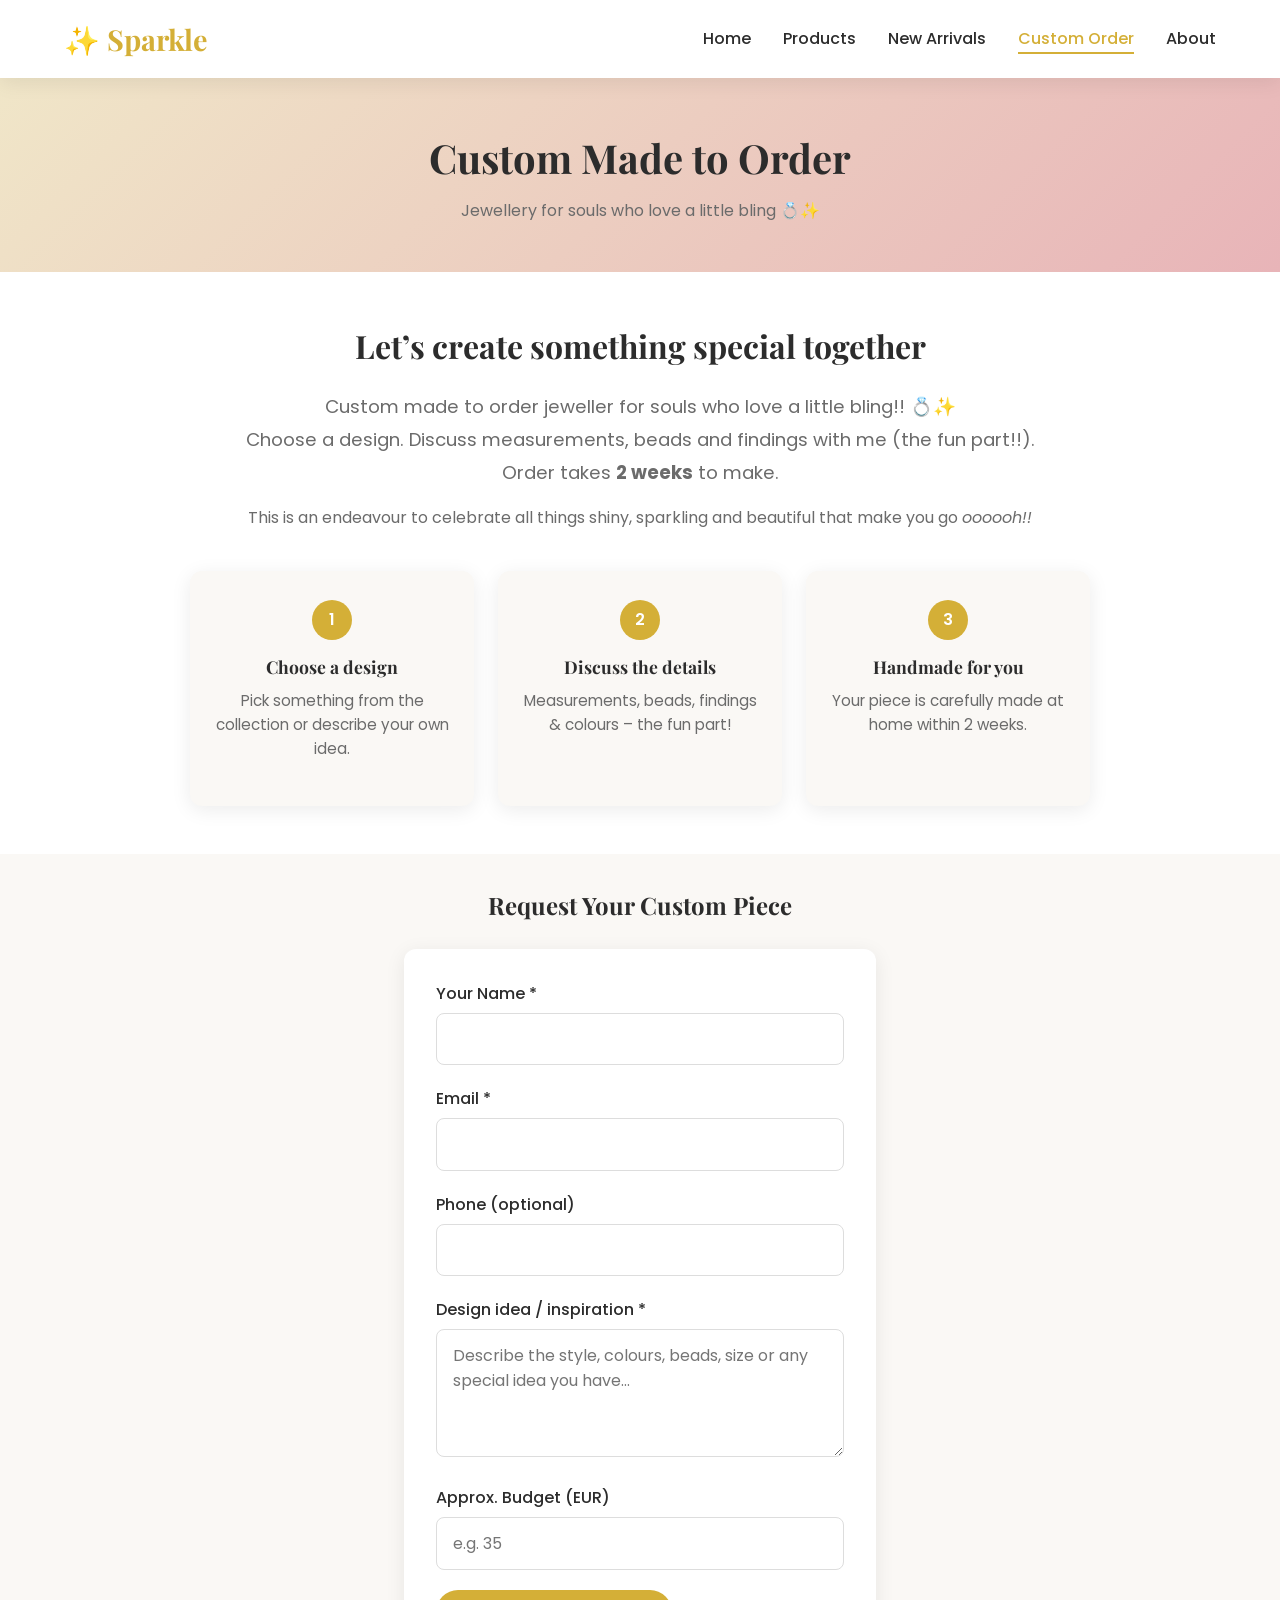
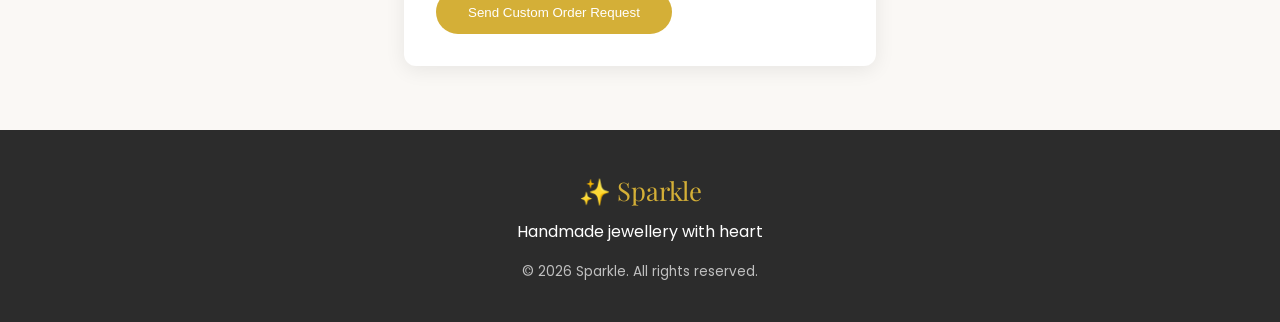
<file: custom-order.html>
<!DOCTYPE html>
<html lang="en">
<head>
    <meta charset="UTF-8">
    <meta name="viewport" content="width=device-width, initial-scale=1.0">
    <title>Custom Order | Sparkle</title>
    <link rel="stylesheet" href="css/style.css">
    <link href="https://fonts.googleapis.com/css2?family=Playfair+Display:wght@400;700&family=Poppins:wght@300;400;500;600&display=swap" rel="stylesheet">
</head>
<body>
    <header>
        <nav class="navbar">
            <div class="logo">✨ Sparkle</div>
            <ul class="nav-links">
                <li><a href="index.html">Home</a></li>
                <li><a href="products.html">Products</a></li>
                <li><a href="new-products.html">New Arrivals</a></li>
                <li><a href="custom-order.html" class="active">Custom Order</a></li>
                <li><a href="about.html">About</a></li>
            </ul>
            <div class="menu-toggle" id="menuToggle">☰</div>
        </nav>
    </header>

    <section class="page-header">
        <h1>Custom Made to Order</h1>
        <p>Jewellery for souls who love a little bling 💍✨</p>
    </section>

    <section class="custom-intro">
        <div class="custom-intro-content">
            <h2>Let’s create something special together</h2>
            <p class="lead-text">
                Custom made to order jeweller for souls who love a little bling!! 💍✨<br>
                Choose a design. Discuss measurements, beads and findings with me (the fun part!!).<br>
                Order takes <strong>2 weeks</strong> to make.
            </p>
            <p>
                This is an endeavour to celebrate all things shiny, sparkling and beautiful that make you go <em>oooooh!!</em>
            </p>
            <div class="custom-steps">
                <div class="step">
                    <span class="step-num">1</span>
                    <h3>Choose a design</h3>
                    <p>Pick something from the collection or describe your own idea.</p>
                </div>
                <div class="step">
                    <span class="step-num">2</span>
                    <h3>Discuss the details</h3>
                    <p>Measurements, beads, findings &amp; colours – the fun part!</p>
                </div>
                <div class="step">
                    <span class="step-num">3</span>
                    <h3>Handmade for you</h3>
                    <p>Your piece is carefully made at home within 2 weeks.</p>
                </div>
            </div>
        </div>
    </section>

    <section class="order-section">
        <h2 style="text-align:center; margin-bottom:1.5rem;">Request Your Custom Piece</h2>
        <form id="orderForm" class="order-form">
            <div class="form-group">
                <label for="name">Your Name *</label>
                <input type="text" id="name" name="name" required>
            </div>
            <div class="form-group">
                <label for="email">Email *</label>
                <input type="email" id="email" name="email" required>
            </div>
            <div class="form-group">
                <label for="phone">Phone (optional)</label>
                <input type="tel" id="phone" name="phone">
            </div>
            <div class="form-group">
                <label for="design">Design idea / inspiration *</label>
                <textarea id="design" name="design" rows="4" placeholder="Describe the style, colours, beads, size or any special idea you have..." required></textarea>
            </div>
            <div class="form-group">
                <label for="budget">Approx. Budget (EUR)</label>
                <input type="number" id="budget" name="budget" min="0" step="5" placeholder="e.g. 35">
            </div>
            <button type="submit" class="btn">Send Custom Order Request</button>
        </form>
        <div id="formSuccess" class="form-success" style="display:none;">
            <h3>Thank you! ✨</h3>
            <p>Your custom order request has been received. I will contact you soon by email to discuss the fun details!</p>
        </div>
    </section>

    <footer>
        <div class="footer-content">
            <div class="footer-logo">✨ Sparkle</div>
            <p>Handmade jewellery with heart</p>
            <p class="copyright">© 2026 Sparkle. All rights reserved.</p>
        </div>
    </footer>

    <script src="js/script.js"></script>
</body>
</html>
</file>
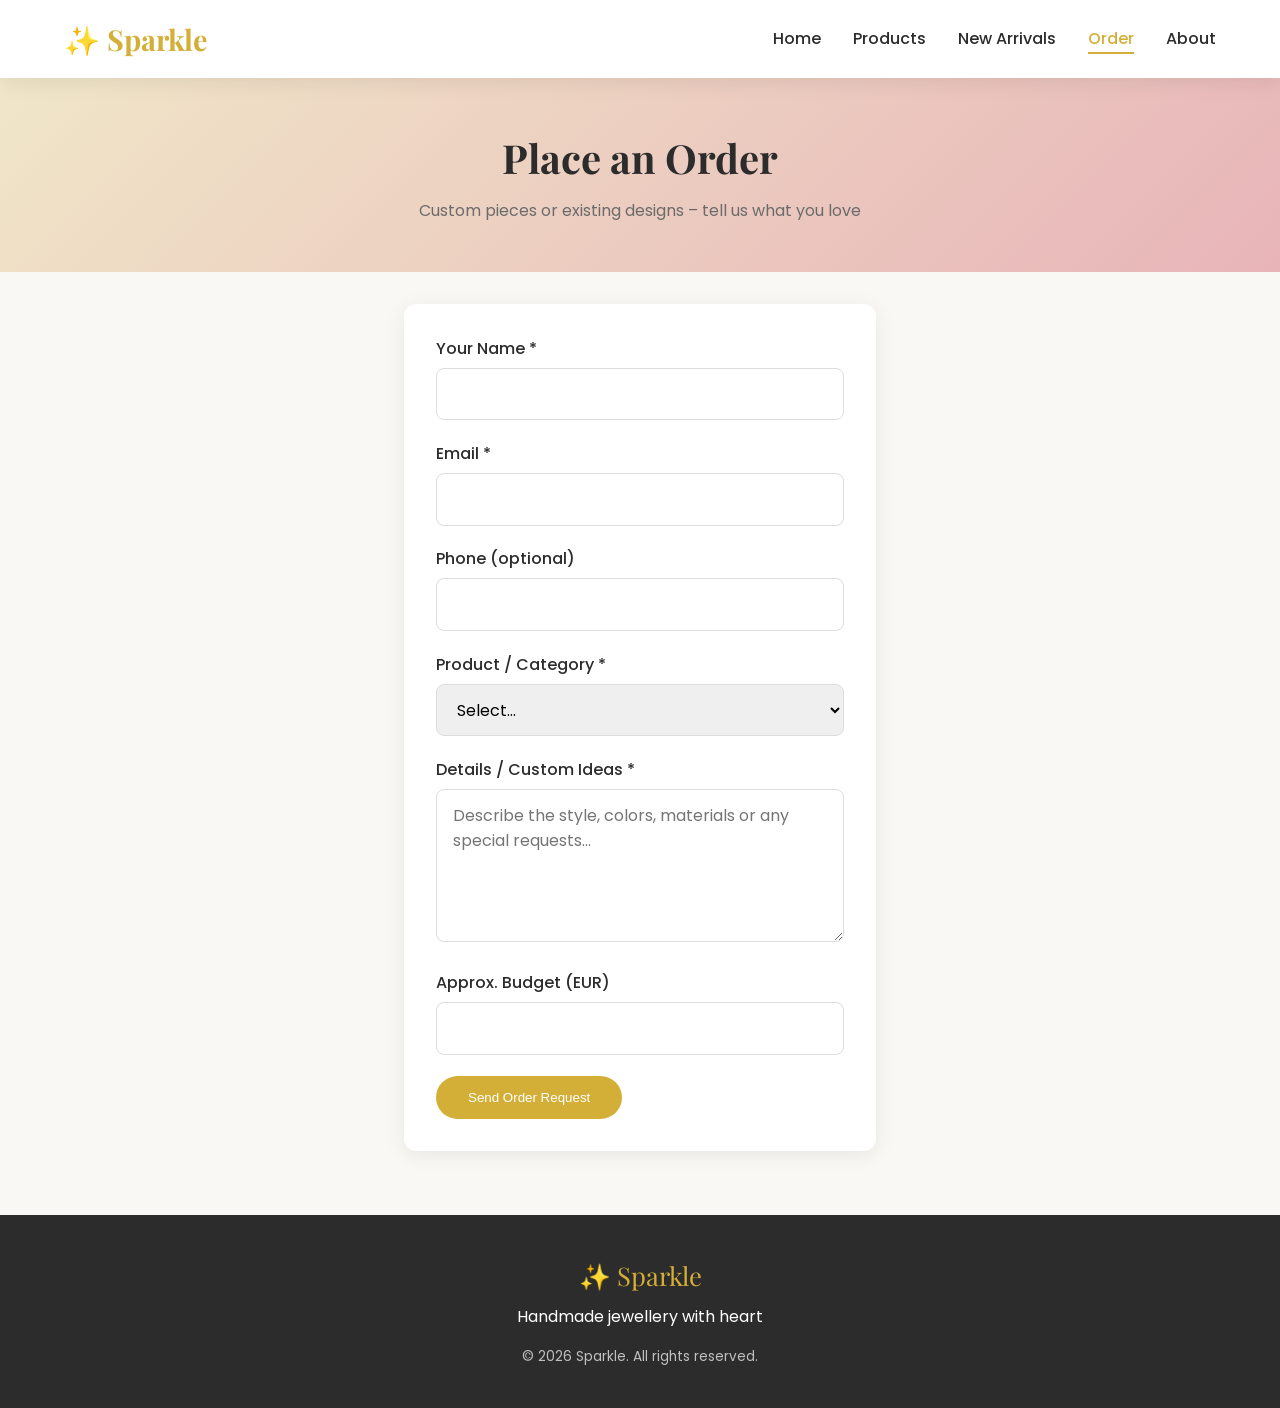
<file: order.html>
<!DOCTYPE html>
<html lang="en">
<head>
    <meta charset="UTF-8">
    <meta name="viewport" content="width=device-width, initial-scale=1.0">
    <title>Order | Sparkle</title>
    <link rel="stylesheet" href="css/style.css">
    <link href="https://fonts.googleapis.com/css2?family=Playfair+Display:wght@400;700&family=Poppins:wght@300;400;500;600&display=swap" rel="stylesheet">
</head>
<body>
    <header>
        <nav class="navbar">
            <div class="logo">✨ Sparkle</div>
            <ul class="nav-links">
                <li><a href="index.html">Home</a></li>
                <li><a href="products.html">Products</a></li>
                <li><a href="new-products.html">New Arrivals</a></li>
                <li><a href="order.html" class="active">Order</a></li>
                <li><a href="about.html">About</a></li>
            </ul>
            <div class="menu-toggle" id="menuToggle">☰</div>
        </nav>
    </header>

    <section class="page-header">
        <h1>Place an Order</h1>
        <p>Custom pieces or existing designs – tell us what you love</p>
    </section>

    <section class="order-section">
        <form id="orderForm" class="order-form">
            <div class="form-group">
                <label for="name">Your Name *</label>
                <input type="text" id="name" name="name" required>
            </div>
            <div class="form-group">
                <label for="email">Email *</label>
                <input type="email" id="email" name="email" required>
            </div>
            <div class="form-group">
                <label for="phone">Phone (optional)</label>
                <input type="tel" id="phone" name="phone">
            </div>
            <div class="form-group">
                <label for="product">Product / Category *</label>
                <select id="product" name="product" required>
                    <option value="">Select...</option>
                    <option value="earrings">Earrings</option>
                    <option value="necklaces">Necklaces</option>
                    <option value="bracelets">Bracelets</option>
                    <option value="rings">Rings</option>
                    <option value="custom">Custom Design</option>
                </select>
            </div>
            <div class="form-group">
                <label for="details">Details / Custom Ideas *</label>
                <textarea id="details" name="details" rows="5" placeholder="Describe the style, colors, materials or any special requests..." required></textarea>
            </div>
            <div class="form-group">
                <label for="budget">Approx. Budget (EUR)</label>
                <input type="number" id="budget" name="budget" min="0" step="5">
            </div>
            <button type="submit" class="btn">Send Order Request</button>
        </form>
        <div id="formSuccess" class="form-success" style="display:none;">
            <h3>Thank you!</h3>
            <p>Your request has been received. We will contact you soon by email.</p>
        </div>
    </section>

    <footer>
        <div class="footer-content">
            <div class="footer-logo">✨ Sparkle</div>
            <p>Handmade jewellery with heart</p>
            <p class="copyright">© 2026 Sparkle. All rights reserved.</p>
        </div>
    </footer>

    <script src="js/script.js"></script>
</body>
</html>
</file>
<file: css/style.css>
/* Sparkle Jewellery – Elegant & Creative Styles */

:root {
    --gold: #d4af37;
    --gold-light: #f0e6c8;
    --rose: #e8b4b8;
    --dark: #2c2c2c;
    --gray: #6b6b6b;
    --light: #faf8f5;
    --white: #ffffff;
    --shadow: 0 4px 20px rgba(0,0,0,0.08);
    --radius: 12px;
}

* {
    margin: 0;
    padding: 0;
    box-sizing: border-box;
}

body {
    font-family: 'Poppins', sans-serif;
    background: var(--light);
    color: var(--dark);
    line-height: 1.6;
}

h1, h2, h3 {
    font-family: 'Playfair Display', serif;
}

/* Navbar */
.navbar {
    display: flex;
    justify-content: space-between;
    align-items: center;
    padding: 1rem 5%;
    background: var(--white);
    box-shadow: var(--shadow);
    position: sticky;
    top: 0;
    z-index: 1000;
}

.logo {
    font-family: 'Playfair Display', serif;
    font-size: 1.8rem;
    font-weight: 700;
    color: var(--gold);
}

.nav-links {
    display: flex;
    list-style: none;
    gap: 2rem;
}

.nav-links a {
    text-decoration: none;
    color: var(--dark);
    font-weight: 500;
    transition: color 0.3s;
    position: relative;
}

.nav-links a:hover,
.nav-links a.active {
    color: var(--gold);
}

.nav-links a.active::after {
    content: '';
    position: absolute;
    bottom: -4px;
    left: 0;
    width: 100%;
    height: 2px;
    background: var(--gold);
}

.menu-toggle {
    display: none;
    font-size: 1.5rem;
    cursor: pointer;
}

/* Hero */
.hero {
    height: 70vh;
    background: linear-gradient(rgba(44,44,44,0.4), rgba(44,44,44,0.4)),
                url('https://images.unsplash.com/photo-1515562141207-7a88fb7ce338?w=1600&h=900&fit=crop') center/cover no-repeat;
    display: flex;
    align-items: center;
    justify-content: center;
    text-align: center;
    color: var(--white);
}

.hero-content h1 {
    font-size: 3.5rem;
    margin-bottom: 1rem;
    text-shadow: 0 2px 10px rgba(0,0,0,0.3);
}

.hero-content p {
    font-size: 1.3rem;
    margin-bottom: 2rem;
    opacity: 0.95;
}

/* Buttons */
.btn {
    display: inline-block;
    padding: 0.9rem 2rem;
    background: var(--gold);
    color: var(--white);
    text-decoration: none;
    border-radius: 50px;
    font-weight: 500;
    border: none;
    cursor: pointer;
    transition: all 0.3s;
}

.btn:hover {
    background: #c9a227;
    transform: translateY(-2px);
    box-shadow: 0 6px 20px rgba(212,175,55,0.4);
}

.btn-outline {
    background: transparent;
    border: 2px solid var(--gold);
    color: var(--gold);
}

.btn-outline:hover {
    background: var(--gold);
    color: var(--white);
}

/* Featured Categories */
.featured {
    padding: 4rem 5%;
    text-align: center;
}

.featured h2 {
    font-size: 2.2rem;
    margin-bottom: 2.5rem;
    color: var(--dark);
}

.category-grid {
    display: grid;
    grid-template-columns: repeat(auto-fit, minmax(220px, 1fr));
    gap: 1.5rem;
}

.category-card {
    background: var(--white);
    border-radius: var(--radius);
    overflow: hidden;
    box-shadow: var(--shadow);
    text-decoration: none;
    color: var(--dark);
    transition: transform 0.3s, box-shadow 0.3s;
}

.category-card:hover {
    transform: translateY(-8px);
    box-shadow: 0 12px 30px rgba(0,0,0,0.12);
}

.category-card img {
    width: 100%;
    height: 200px;
    object-fit: cover;
}

.category-card h3 {
    padding: 1rem;
    font-size: 1.2rem;
}

/* About Preview */
.about-preview {
    display: grid;
    grid-template-columns: 1fr 1fr;
    gap: 3rem;
    padding: 4rem 5%;
    align-items: center;
    background: var(--white);
}

.about-text h2 {
    font-size: 2rem;
    margin-bottom: 1rem;
}

.about-text p {
    color: var(--gray);
    margin-bottom: 1.5rem;
}

.about-image img {
    width: 100%;
    border-radius: var(--radius);
    box-shadow: var(--shadow);
}

/* Page Header */
.page-header {
    background: linear-gradient(135deg, var(--gold-light), var(--rose));
    padding: 3rem 5%;
    text-align: center;
}

.page-header h1 {
    font-size: 2.5rem;
    margin-bottom: 0.5rem;
}

.page-header p {
    color: var(--gray);
}

/* Filters */
.filters {
    display: flex;
    justify-content: center;
    flex-wrap: wrap;
    gap: 0.8rem;
    padding: 2rem 5% 1rem;
}

.filter-btn {
    padding: 0.6rem 1.4rem;
    border: 1px solid var(--gold);
    background: transparent;
    color: var(--dark);
    border-radius: 50px;
    cursor: pointer;
    font-family: inherit;
    transition: all 0.3s;
}

.filter-btn.active,
.filter-btn:hover {
    background: var(--gold);
    color: var(--white);
}

/* Products Grid */
.products-section {
    padding: 1rem 5% 4rem;
}

.products-grid {
    display: grid;
    grid-template-columns: repeat(auto-fill, minmax(260px, 1fr));
    gap: 1.8rem;
}

.product-card {
    background: var(--white);
    border-radius: var(--radius);
    overflow: hidden;
    box-shadow: var(--shadow);
    transition: transform 0.3s;
}

.product-card:hover {
    transform: translateY(-6px);
}

.product-card img {
    width: 100%;
    height: 240px;
    object-fit: cover;
}

.product-info {
    padding: 1.2rem;
}

.product-info h3 {
    font-size: 1.15rem;
    margin-bottom: 0.3rem;
}

.product-category {
    font-size: 0.85rem;
    color: var(--gold);
    text-transform: uppercase;
    letter-spacing: 1px;
    margin-bottom: 0.5rem;
}

.product-price {
    font-weight: 600;
    font-size: 1.1rem;
    color: var(--dark);
}

.badge-new {
    display: inline-block;
    background: var(--rose);
    color: var(--white);
    font-size: 0.7rem;
    padding: 0.2rem 0.6rem;
    border-radius: 20px;
    margin-left: 0.5rem;
}

/* Order Form */
.order-section {
    max-width: 600px;
    margin: 0 auto;
    padding: 2rem 5% 4rem;
}

.order-form {
    background: var(--white);
    padding: 2rem;
    border-radius: var(--radius);
    box-shadow: var(--shadow);
}

.form-group {
    margin-bottom: 1.3rem;
}

.form-group label {
    display: block;
    margin-bottom: 0.4rem;
    font-weight: 500;
}

.form-group input,
.form-group select,
.form-group textarea {
    width: 100%;
    padding: 0.8rem 1rem;
    border: 1px solid #ddd;
    border-radius: 8px;
    font-family: inherit;
    font-size: 1rem;
    transition: border-color 0.3s;
}

.form-group input:focus,
.form-group select:focus,
.form-group textarea:focus {
    outline: none;
    border-color: var(--gold);
}

.form-success {
    text-align: center;
    padding: 3rem;
    background: var(--white);
    border-radius: var(--radius);
    box-shadow: var(--shadow);
}

.form-success h3 {
    color: var(--gold);
    margin-bottom: 0.5rem;
}

/* About Page */
.about-page {
    padding: 3rem 5%;
}

.about-content {
    display: grid;
    grid-template-columns: 1fr 1fr;
    gap: 3rem;
    align-items: center;
    margin-bottom: 4rem;
}

.about-main-img {
    width: 100%;
    border-radius: var(--radius);
    box-shadow: var(--shadow);
}

.about-text-block h2 {
    margin-bottom: 1rem;
}

.about-text-block p {
    color: var(--gray);
    margin-bottom: 1rem;
}

.values {
    text-align: center;
}

.values h2 {
    margin-bottom: 2rem;
}

.values-grid {
    display: grid;
    grid-template-columns: repeat(auto-fit, minmax(200px, 1fr));
    gap: 1.5rem;
}

.value-card {
    background: var(--white);
    padding: 2rem 1.5rem;
    border-radius: var(--radius);
    box-shadow: var(--shadow);
}

.value-icon {
    font-size: 2.5rem;
    display: block;
    margin-bottom: 0.8rem;
}

.value-card h3 {
    margin-bottom: 0.5rem;
}

.value-card p {
    color: var(--gray);
    font-size: 0.95rem;
}

/* Footer */
footer {
    background: var(--dark);
    color: var(--white);
    text-align: center;
    padding: 2.5rem 5%;
}

.footer-logo {
    font-family: 'Playfair Display', serif;
    font-size: 1.6rem;
    color: var(--gold);
    margin-bottom: 0.5rem;
}

.copyright {
    margin-top: 1rem;
    font-size: 0.85rem;
    opacity: 0.7;
}

/* Responsive */
@media (max-width: 768px) {
    .nav-links {
        display: none;
        flex-direction: column;
        position: absolute;
        top: 70px;
        left: 0;
        right: 0;
        background: var(--white);
        padding: 1.5rem;
        box-shadow: var(--shadow);
        gap: 1rem;
    }

    .nav-links.show {
        display: flex;
    }

    .menu-toggle {
        display: block;
    }

    .hero-content h1 {
        font-size: 2.4rem;
    }

    .about-preview,
    .about-content {
        grid-template-columns: 1fr;
    }

    .about-image {
        order: -1;
    }
}

/* Custom Order Page */
.custom-intro {
    padding: 3rem 5%;
    background: var(--white);
}

.custom-intro-content {
    max-width: 900px;
    margin: 0 auto;
    text-align: center;
}

.custom-intro-content h2 {
    font-size: 2rem;
    margin-bottom: 1.2rem;
}

.lead-text {
    font-size: 1.15rem;
    line-height: 1.8;
    color: var(--dark);
    margin-bottom: 1rem;
}

.custom-intro-content p {
    color: var(--gray);
    margin-bottom: 1rem;
}

.custom-steps {
    display: grid;
    grid-template-columns: repeat(auto-fit, minmax(200px, 1fr));
    gap: 1.5rem;
    margin-top: 2.5rem;
}

.step {
    background: var(--light);
    padding: 1.8rem 1.2rem;
    border-radius: var(--radius);
    box-shadow: var(--shadow);
}

.step-num {
    display: inline-flex;
    align-items: center;
    justify-content: center;
    width: 40px;
    height: 40px;
    background: var(--gold);
    color: white;
    border-radius: 50%;
    font-weight: 600;
    margin-bottom: 0.8rem;
}

.step h3 {
    margin-bottom: 0.5rem;
    font-size: 1.1rem;
}

.step p {
    font-size: 0.95rem;
    color: var(--gray);
}

/* Custom highlight box on Home & About */
.custom-highlight {
    background: linear-gradient(135deg, var(--gold-light), #fdf2f4);
    padding: 2.5rem 5%;
    text-align: center;
}

.custom-highlight h2 {
    margin-bottom: 1rem;
}

.custom-highlight p {
    max-width: 700px;
    margin: 0 auto 1.5rem;
    color: var(--dark);
    font-size: 1.1rem;
    line-height: 1.7;
}
</file>
